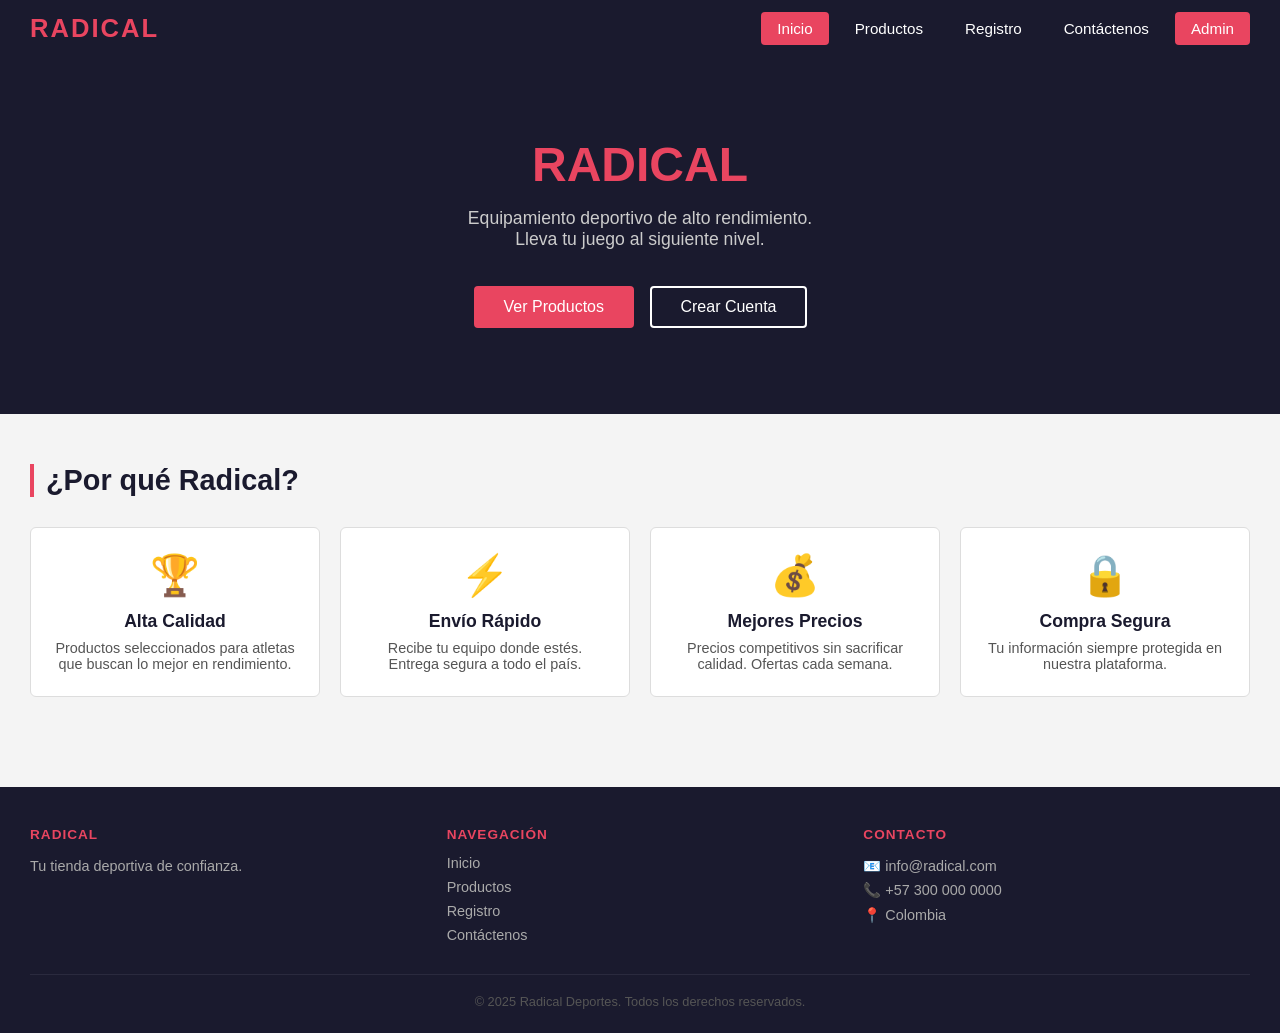
<file: Index.html>
<!DOCTYPE html>
<html lang="es">
<head>
  <meta charset="UTF-8">
  <meta name="viewport" content="width=device-width, initial-scale=1.0">
  <title>Inicio – Radical Deportes</title>
  <link rel="stylesheet" href="styles.css">
</head>
<body>

  <nav>
    <a href="index.html" class="logo">RADICAL</a>
    <ul>
      <li><a href="index.html" class="activo">Inicio</a></li>
      <li><a href="productos.html">Productos</a></li>
      <li><a href="registro.html">Registro</a></li>
      <li><a href="contacto.html">Contáctenos</a></li>
      <li><a href="login.html" class="nav-admin">Admin</a></li>
    </ul>
  </nav>

  <div class="hero">
    <h1>RADICAL</h1>
    <p>Equipamiento deportivo de alto rendimiento.<br>Lleva tu juego al siguiente nivel.</p>
    <a href="productos.html" class="btn-hero">Ver Productos</a>
    <a href="registro.html" class="btn-outline">Crear Cuenta</a>
  </div>

  <section>
    <h2>¿Por qué Radical?</h2>
    <div class="cards-grid">
      <div class="card">
        <div class="icono">🏆</div>
        <h3>Alta Calidad</h3>
        <p>Productos seleccionados para atletas que buscan lo mejor en rendimiento.</p>
      </div>
      <div class="card">
        <div class="icono">⚡</div>
        <h3>Envío Rápido</h3>
        <p>Recibe tu equipo donde estés. Entrega segura a todo el país.</p>
      </div>
      <div class="card">
        <div class="icono">💰</div>
        <h3>Mejores Precios</h3>
        <p>Precios competitivos sin sacrificar calidad. Ofertas cada semana.</p>
      </div>
      <div class="card">
        <div class="icono">🔒</div>
        <h3>Compra Segura</h3>
        <p>Tu información siempre protegida en nuestra plataforma.</p>
      </div>
    </div>
  </section>

  <footer>
    <div class="footer-grid">
      <div>
        <h4>Radical</h4>
        <p>Tu tienda deportiva de confianza.</p>
      </div>
      <div>
        <h4>Navegación</h4>
        <ul>
          <li><a href="index.html">Inicio</a></li>
          <li><a href="productos.html">Productos</a></li>
          <li><a href="registro.html">Registro</a></li>
          <li><a href="contacto.html">Contáctenos</a></li>
        </ul>
      </div>
      <div>
        <h4>Contacto</h4>
        <p>📧 info@radical.com<br>📞 +57 300 000 0000<br>📍 Colombia</p>
      </div>
    </div>
    <p class="footer-copy">© 2025 Radical Deportes. Todos los derechos reservados.</p>
  </footer>

</body>
</html>
</file>
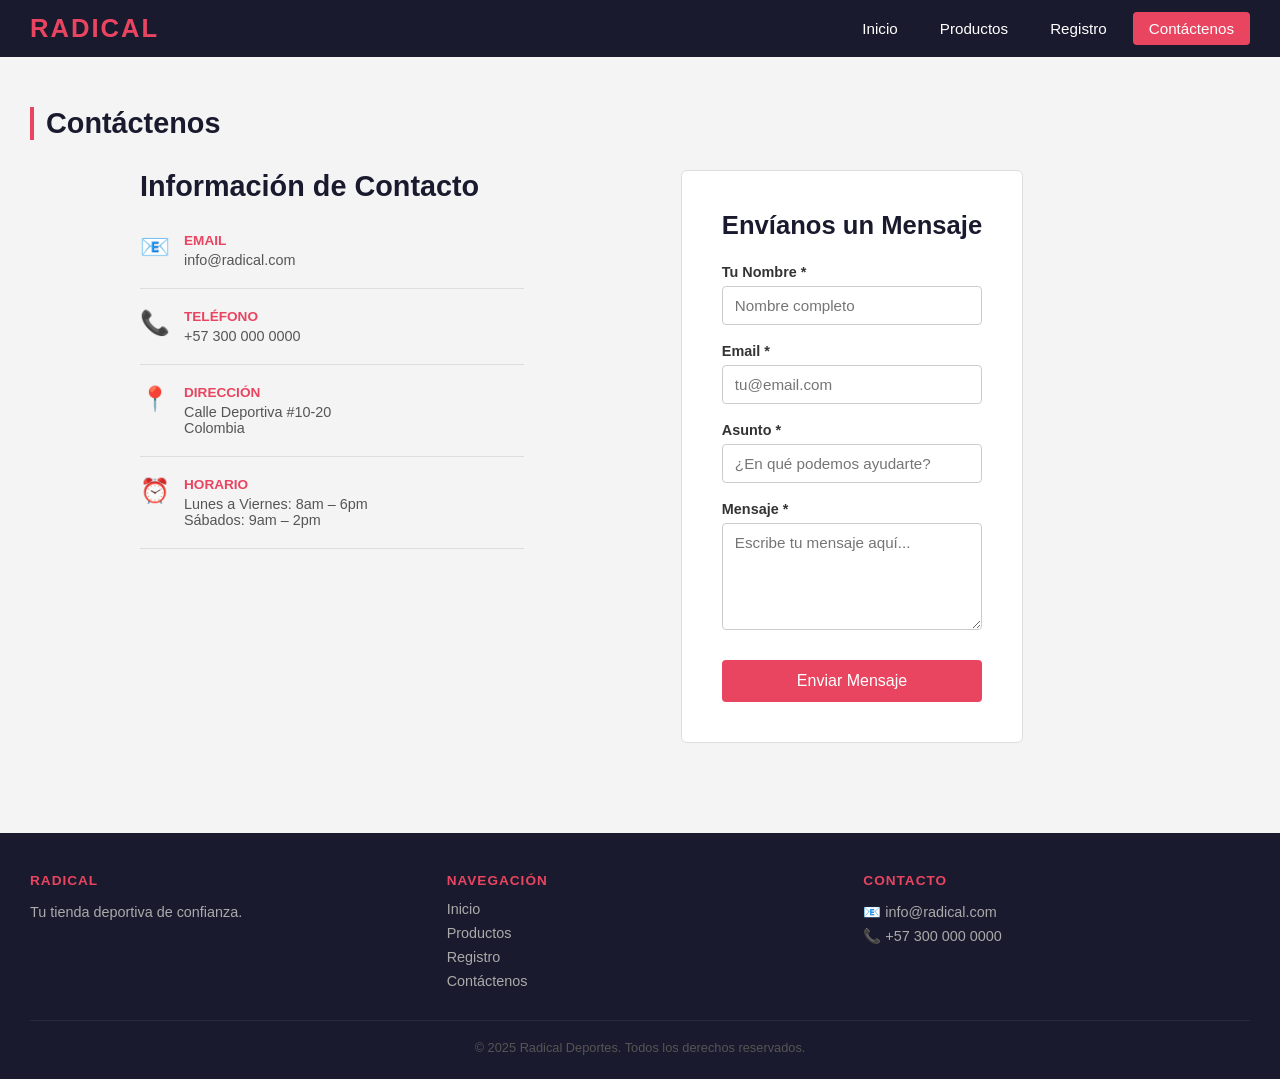
<file: Contacto.html>
<!DOCTYPE html>
<html lang="es">
<head>
  <meta charset="UTF-8">
  <meta name="viewport" content="width=device-width, initial-scale=1.0">
  <title>Contáctenos – Radical Deportes</title>
  <link rel="stylesheet" href="styles.css">
</head>
<body>

  <nav>
    <a href="index.html" class="logo">RADICAL</a>
    <ul>
      <li><a href="index.html">Inicio</a></li>
      <li><a href="productos.html">Productos</a></li>
      <li><a href="registro.html">Registro</a></li>
      <li><a href="contacto.html" class="activo">Contáctenos</a></li>
    </ul>
  </nav>

  <section>
    <h2>Contáctenos</h2>

    <div class="contacto-grid">

      <div class="contacto-info">
        <h2>Información de Contacto</h2>

        <div class="contacto-item">
          <div class="icono">📧</div>
          <div>
            <h4>Email</h4>
            <p>info@radical.com</p>
          </div>
        </div>

        <div class="contacto-item">
          <div class="icono">📞</div>
          <div>
            <h4>Teléfono</h4>
            <p>+57 300 000 0000</p>
          </div>
        </div>

        <div class="contacto-item">
          <div class="icono">📍</div>
          <div>
            <h4>Dirección</h4>
            <p>Calle Deportiva #10-20<br>Colombia</p>
          </div>
        </div>

        <div class="contacto-item">
          <div class="icono">⏰</div>
          <div>
            <h4>Horario</h4>
            <p>Lunes a Viernes: 8am – 6pm<br>Sábados: 9am – 2pm</p>
          </div>
        </div>
      </div>

      <div class="form-section">
        <h2>Envíanos un Mensaje</h2>

        <form action="#" method="post">
          <div class="form-grupo">
            <label for="c-nombre">Tu Nombre *</label>
            <input type="text" id="c-nombre" name="nombre" placeholder="Nombre completo" required>
          </div>

          <div class="form-grupo">
            <label for="c-email">Email *</label>
            <input type="email" id="c-email" name="email" placeholder="tu@email.com" required>
          </div>

          <div class="form-grupo">
            <label for="c-asunto">Asunto *</label>
            <input type="text" id="c-asunto" name="asunto" placeholder="¿En qué podemos ayudarte?" required>
          </div>

          <div class="form-grupo">
            <label for="c-mensaje">Mensaje *</label>
            <textarea id="c-mensaje" name="mensaje" rows="5" placeholder="Escribe tu mensaje aquí..." required></textarea>
          </div>

          <button type="submit" class="btn-submit">Enviar Mensaje</button>
        </form>
      </div>

    </div>
  </section>

  <footer>
    <div class="footer-grid">
      <div>
        <h4>Radical</h4>
        <p>Tu tienda deportiva de confianza.</p>
      </div>
      <div>
        <h4>Navegación</h4>
        <ul>
          <li><a href="index.html">Inicio</a></li>
          <li><a href="productos.html">Productos</a></li>
          <li><a href="registro.html">Registro</a></li>
          <li><a href="contacto.html">Contáctenos</a></li>
        </ul>
      </div>
      <div>
        <h4>Contacto</h4>
        <p>📧 info@radical.com<br>📞 +57 300 000 0000</p>
      </div>
    </div>
    <p class="footer-copy">© 2025 Radical Deportes. Todos los derechos reservados.</p>
  </footer>

</body>
</html>
</file>
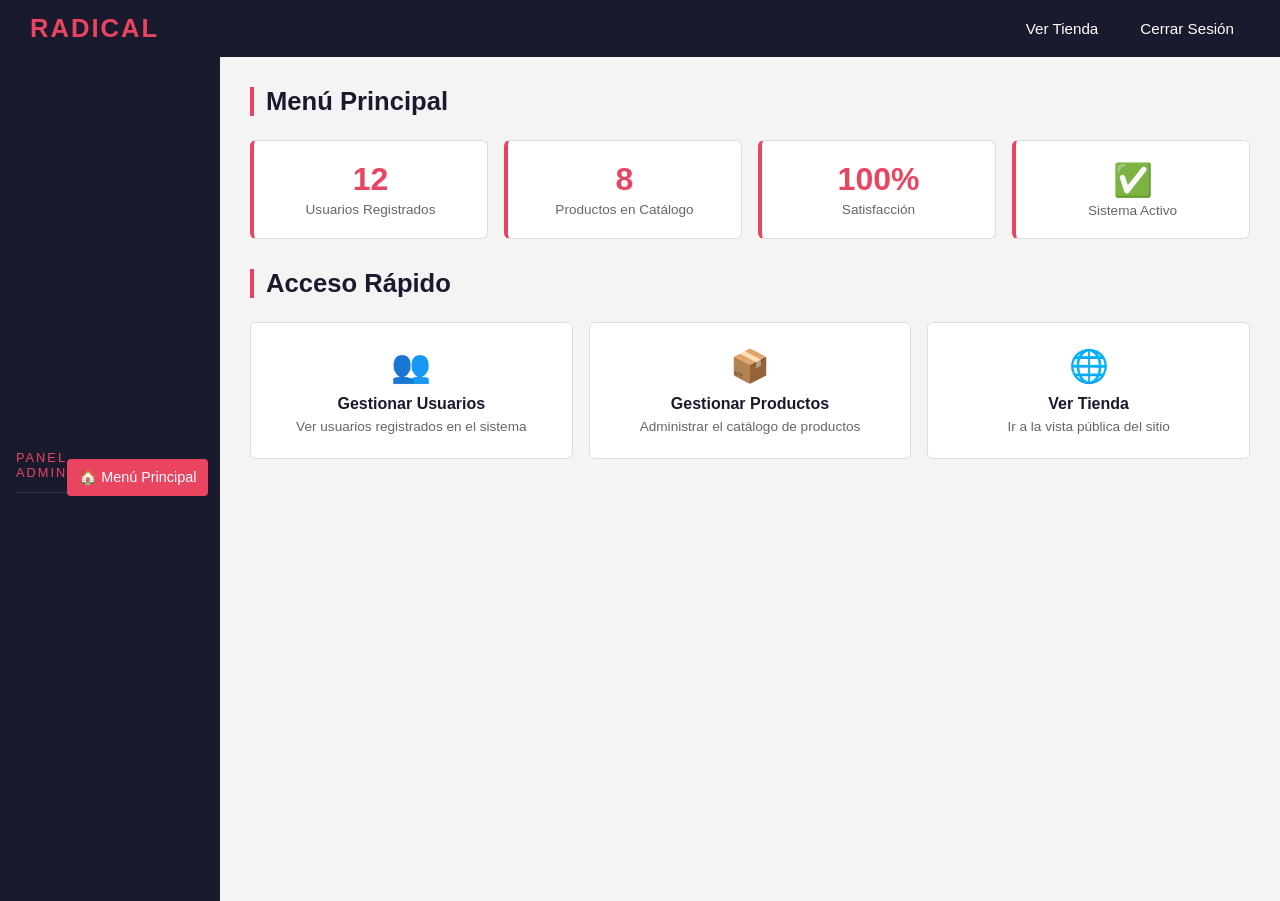
<file: Dashboard.html>
<!DOCTYPE html>
<html lang="es">
<head>
  <meta charset="UTF-8">
  <meta name="viewport" content="width=device-width, initial-scale=1.0">
  <title>Dashboard – Admin Radical</title>
  <link rel="stylesheet" href="./styles.css">
</head>
<body>

  <nav>
    <a href="./index.html" class="logo">RADICAL</a>
    <ul>
      <li><a href="./index.html">Ver Tienda</a></li>
      <li><a href="./login.html">Cerrar Sesión</a></li>
    </ul>
  </nav>

  <div class="admin-layout">

    <nav class="sidebar">
      <p class="sidebar-titulo">Panel Admin</p>
      <ul>
        <li><a href="./dashboard.html" class="activo">🏠 Menú Principal</a></li>
        <li><a href="./index.html">🌐 Ver Tienda</a></li>
        <li><a href="./login.html">🚪 Cerrar Sesión</a></li>
      </ul>
    </nav>

    <div class="admin-contenido">
      <h2>Menú Principal</h2>

      <div class="stats-grid">
        <div class="stat-card">
          <div class="numero">12</div>
          <p>Usuarios Registrados</p>
        </div>
        <div class="stat-card">
          <div class="numero">8</div>
          <p>Productos en Catálogo</p>
        </div>
        <div class="stat-card">
          <div class="numero">100%</div>
          <p>Satisfacción</p>
        </div>
        <div class="stat-card">
          <div class="numero">✅</div>
          <p>Sistema Activo</p>
        </div>
      </div>

      <h2>Acceso Rápido</h2>
      <div class="accesos-grid">
        <a href="./usuarios.html" class="acceso-card">
          <div class="icono">👥</div>
          <h3>Gestionar Usuarios</h3>
          <p>Ver usuarios registrados en el sistema</p>
        </a>
        <a href="./productosadmin.html" class="acceso-card">
          <div class="icono">📦</div>
          <h3>Gestionar Productos</h3>
          <p>Administrar el catálogo de productos</p>
        </a>
        <a href="./index.html" class="acceso-card">
          <div class="icono">🌐</div>
          <h3>Ver Tienda</h3>
          <p>Ir a la vista pública del sitio</p>
        </a>
      </div>
    </div>

  </div>

</body>
</html>
</file>
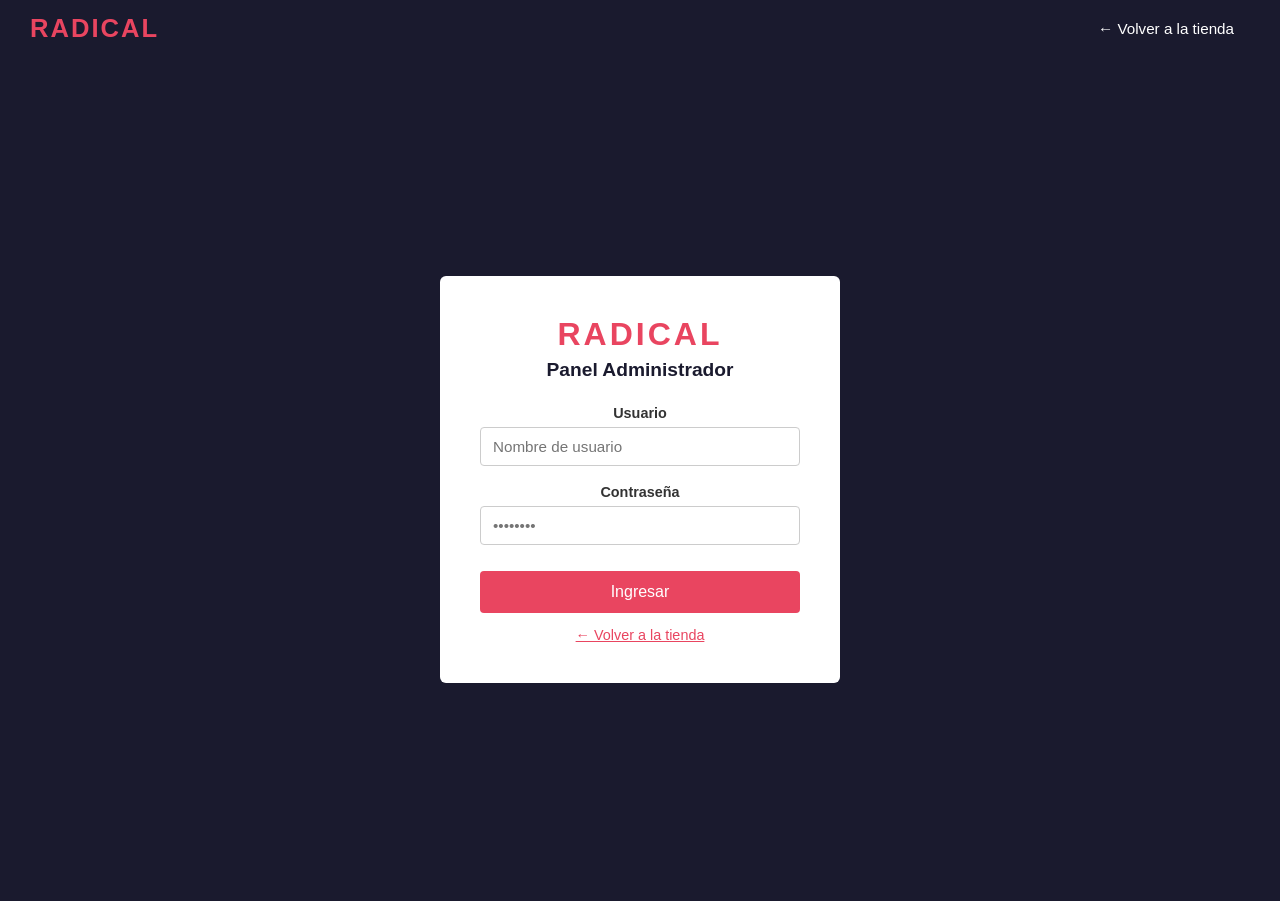
<file: Login.html>
<!DOCTYPE html>
<html lang="es">
<head>
  <meta charset="UTF-8">
  <meta name="viewport" content="width=device-width, initial-scale=1.0">
  <title>Login – Admin Radical</title>
  <link rel="stylesheet" href="./styles.css">
</head>
<body>

  <nav>
    <a href="./index.html" class="logo">RADICAL</a>
    <ul>
      <li><a href="./index.html">← Volver a la tienda</a></li>
    </ul>
  </nav>

  <div class="login-wrapper">
    <div class="login-box">
      <div class="logo-login">RADICAL</div>
      <h2>Panel Administrador</h2>

      <form action="dashboard.html" method="get">
        <div class="form-grupo">
          <label for="usuario">Usuario</label>
          <input type="text" id="usuario" name="usuario" placeholder="Nombre de usuario" required>
        </div>

        <div class="form-grupo">
          <label for="contrasena">Contraseña</label>
          <input type="password" id="contrasena" name="contrasena" placeholder="••••••••" required>
        </div>

        <button type="submit" class="btn-submit">Ingresar</button>

        <p class="form-link"><a href="./index.html">← Volver a la tienda</a></p>
      </form>
    </div>
  </div>

</body>
</html>
</file>
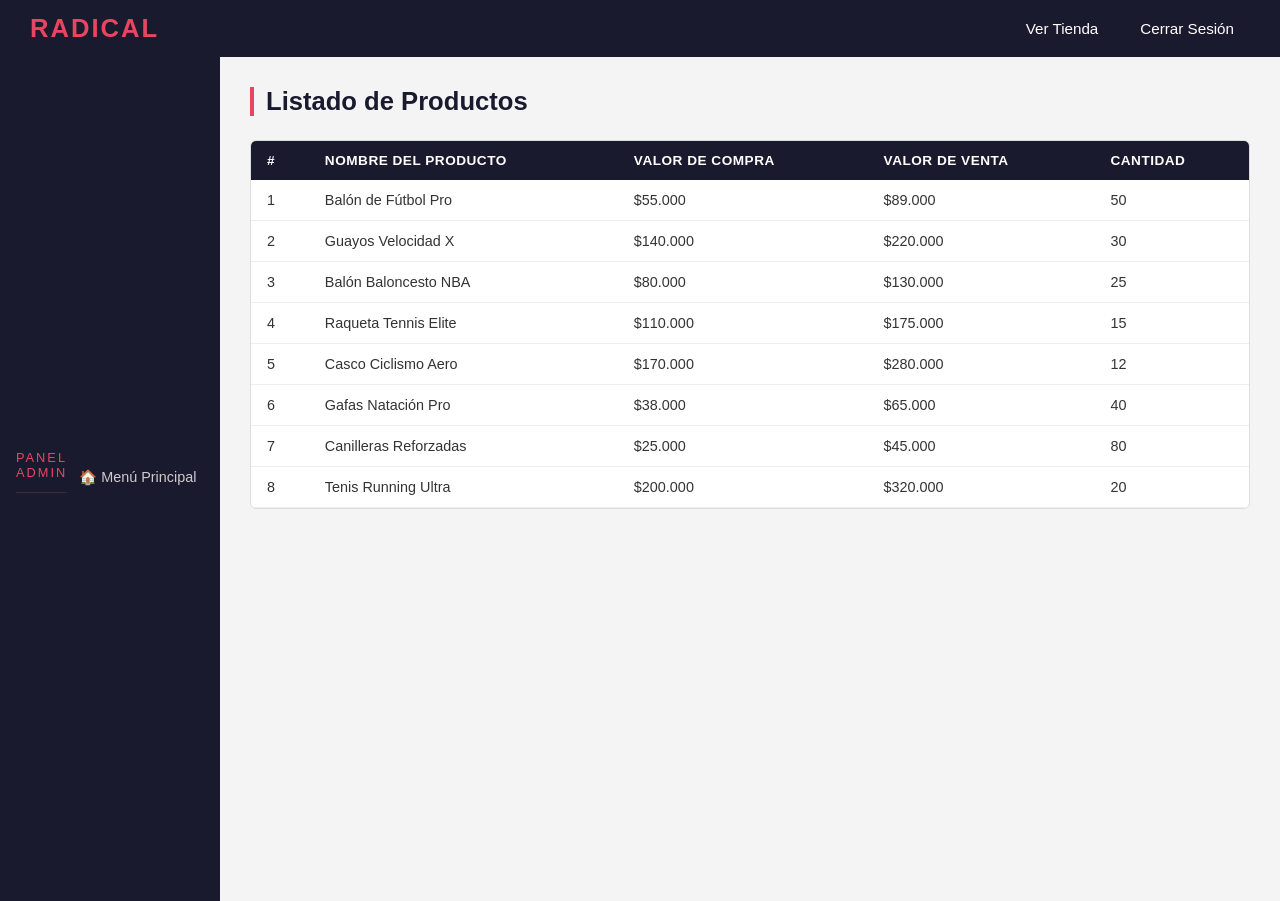
<file: Productosadmin.html>
<!DOCTYPE html>
<html lang="es">
<head>
  <meta charset="UTF-8">
  <meta name="viewport" content="width=device-width, initial-scale=1.0">
  <title>Productos – Admin Radical</title>
  <link rel="stylesheet" href="./styles.css">
</head>
<body>

  <nav>
    <a href="./index.html" class="logo">RADICAL</a>
    <ul>
      <li><a href="./index.html">Ver Tienda</a></li>
      <li><a href="./login.html">Cerrar Sesión</a></li>
    </ul>
  </nav>

  <div class="admin-layout">

    <nav class="sidebar">
      <p class="sidebar-titulo">Panel Admin</p>
      <ul>
        <li><a href="./dashboard.html">🏠 Menú Principal</a></li>
        <li><a href="./index.html">🌐 Ver Tienda</a></li>
        <li><a href="./login.html">🚪 Cerrar Sesión</a></li>
      </ul>
    </nav>

    <div class="admin-contenido">
      <h2>Listado de Productos</h2>

      <div class="tabla-wrapper">
        <table>
          <thead>
            <tr>
              <th>#</th>
              <th>Nombre del Producto</th>
              <th>Valor de Compra</th>
              <th>Valor de Venta</th>
              <th>Cantidad</th>
            </tr>
          </thead>
          <tbody>
            <tr>
              <td>1</td>
              <td>Balón de Fútbol Pro</td>
              <td>$55.000</td>
              <td>$89.000</td>
              <td>50</td>
            </tr>
            <tr>
              <td>2</td>
              <td>Guayos Velocidad X</td>
              <td>$140.000</td>
              <td>$220.000</td>
              <td>30</td>
            </tr>
            <tr>
              <td>3</td>
              <td>Balón Baloncesto NBA</td>
              <td>$80.000</td>
              <td>$130.000</td>
              <td>25</td>
            </tr>
            <tr>
              <td>4</td>
              <td>Raqueta Tennis Elite</td>
              <td>$110.000</td>
              <td>$175.000</td>
              <td>15</td>
            </tr>
            <tr>
              <td>5</td>
              <td>Casco Ciclismo Aero</td>
              <td>$170.000</td>
              <td>$280.000</td>
              <td>12</td>
            </tr>
            <tr>
              <td>6</td>
              <td>Gafas Natación Pro</td>
              <td>$38.000</td>
              <td>$65.000</td>
              <td>40</td>
            </tr>
            <tr>
              <td>7</td>
              <td>Canilleras Reforzadas</td>
              <td>$25.000</td>
              <td>$45.000</td>
              <td>80</td>
            </tr>
            <tr>
              <td>8</td>
              <td>Tenis Running Ultra</td>
              <td>$200.000</td>
              <td>$320.000</td>
              <td>20</td>
            </tr>
          </tbody>
        </table>
      </div>
    </div>

  </div>

</body>
</html>
</file>
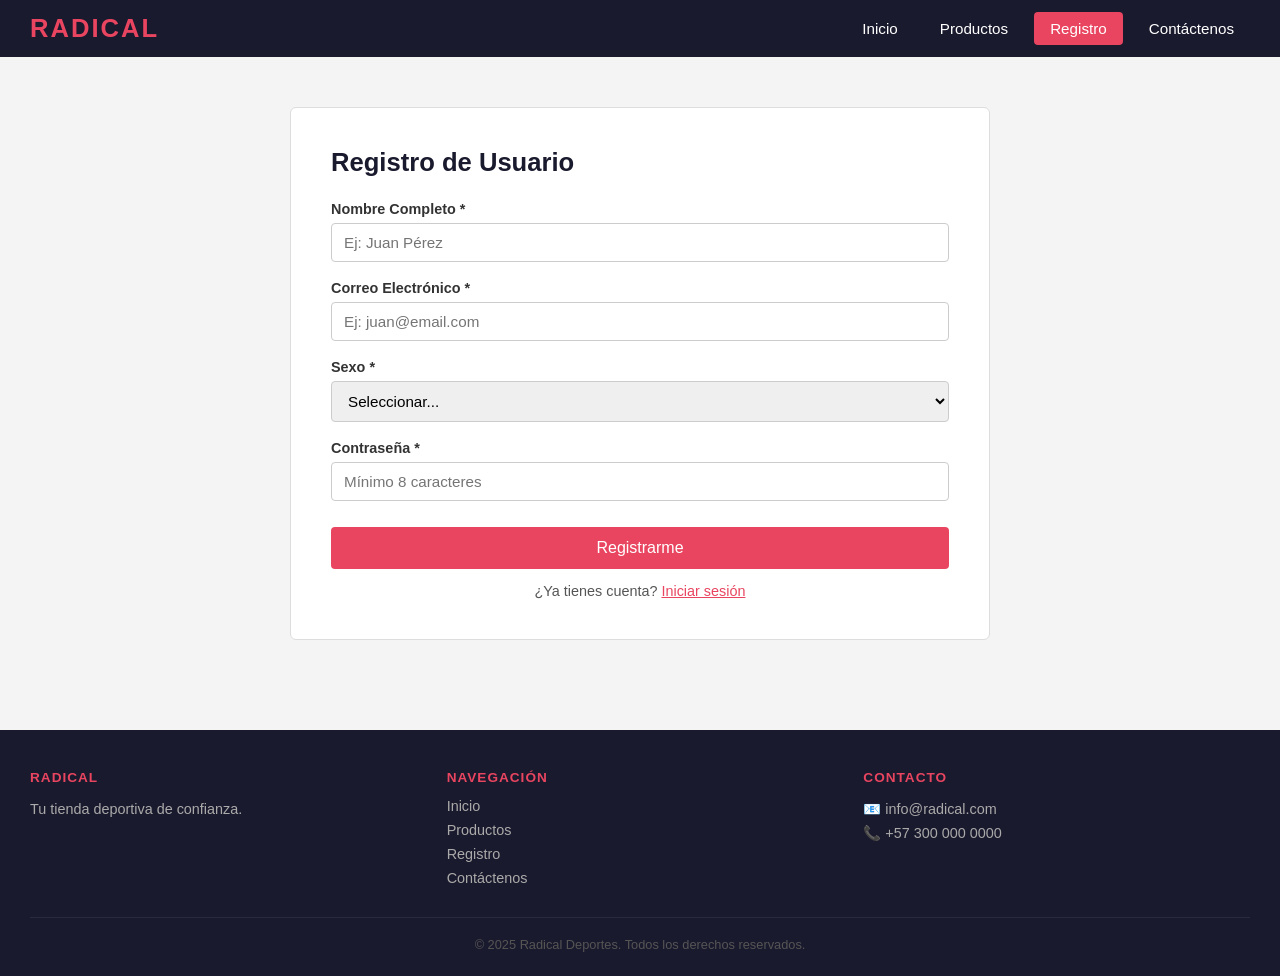
<file: Registro.html>
<!DOCTYPE html>
<html lang="es">
<head>
  <meta charset="UTF-8">
  <meta name="viewport" content="width=device-width, initial-scale=1.0">
  <title>Registro – Radical Deportes</title>
  <link rel="stylesheet" href="styles.css">
</head>
<body>

  <nav>
    <a href="index.html" class="logo">RADICAL</a>
    <ul>
      <li><a href="index.html">Inicio</a></li>
      <li><a href="productos.html">Productos</a></li>
      <li><a href="registro.html" class="activo">Registro</a></li>
      <li><a href="contacto.html">Contáctenos</a></li>
    </ul>
  </nav>

  <section>
    <div class="form-section">
      <h2>Registro de Usuario</h2>

      <form action="#" method="post">

        <div class="form-grupo">
          <label for="nombre">Nombre Completo *</label>
          <input type="text" id="nombre" name="nombre" placeholder="Ej: Juan Pérez" required>
        </div>

        <div class="form-grupo">
          <label for="correo">Correo Electrónico *</label>
          <input type="email" id="correo" name="correo" placeholder="Ej: juan@email.com" required>
        </div>

        <div class="form-grupo">
          <label for="sexo">Sexo *</label>
          <select id="sexo" name="sexo" required>
            <option value="">Seleccionar...</option>
            <option value="masculino">Masculino</option>
            <option value="femenino">Femenino</option>
            <option value="otro">Otro</option>
          </select>
        </div>

        <div class="form-grupo">
          <label for="contrasena">Contraseña *</label>
          <input type="password" id="contrasena" name="contrasena" placeholder="Mínimo 8 caracteres" required>
        </div>

        <button type="submit" class="btn-submit">Registrarme</button>

        <p class="form-link">¿Ya tienes cuenta? <a href="admin/login.html">Iniciar sesión</a></p>
      </form>
    </div>
  </section>

  <footer>
    <div class="footer-grid">
      <div>
        <h4>Radical</h4>
        <p>Tu tienda deportiva de confianza.</p>
      </div>
      <div>
        <h4>Navegación</h4>
        <ul>
          <li><a href="index.html">Inicio</a></li>
          <li><a href="productos.html">Productos</a></li>
          <li><a href="registro.html">Registro</a></li>
          <li><a href="contacto.html">Contáctenos</a></li>
        </ul>
      </div>
      <div>
        <h4>Contacto</h4>
        <p>📧 info@radical.com<br>📞 +57 300 000 0000</p>
      </div>
    </div>
    <p class="footer-copy">© 2025 Radical Deportes. Todos los derechos reservados.</p>
  </footer>

</body>
</html>
</file>
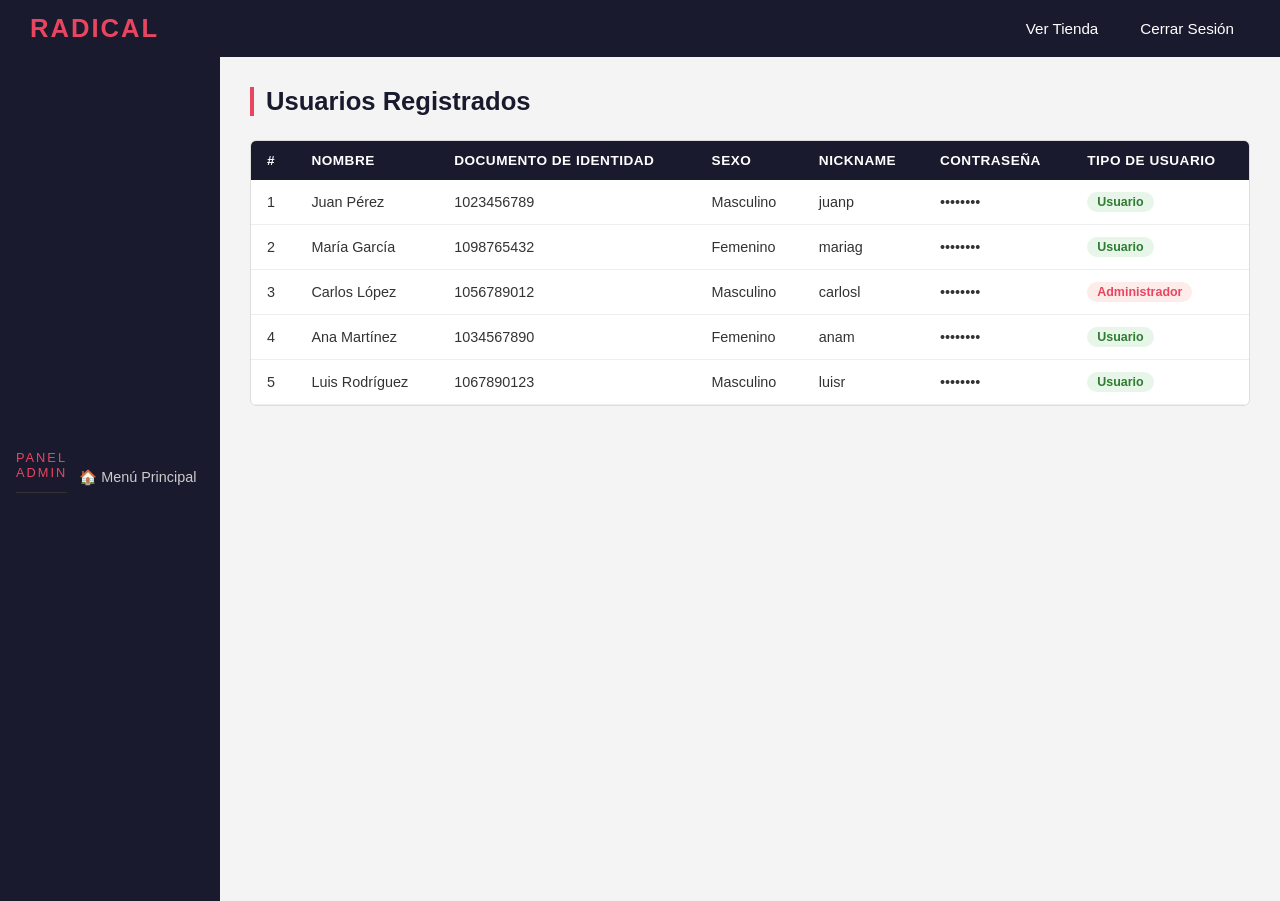
<file: Usuarios.html>
<!DOCTYPE html>
<html lang="es">
<head>
  <meta charset="UTF-8">
  <meta name="viewport" content="width=device-width, initial-scale=1.0">
  <title>Usuarios – Admin Radical</title>
  <link rel="stylesheet" href="./styles.css">
</head>
<body>

  <nav>
    <a href="./index.html" class="logo">RADICAL</a>
    <ul>
      <li><a href="./index.html">Ver Tienda</a></li>
      <li><a href="./login.html">Cerrar Sesión</a></li>
    </ul>
  </nav>

  <div class="admin-layout">

    <nav class="sidebar">
      <p class="sidebar-titulo">Panel Admin</p>
      <ul>
        <li><a href="./dashboard.html">🏠 Menú Principal</a></li>
        <li><a href="./index.html">🌐 Ver Tienda</a></li>
        <li><a href="./login.html">🚪 Cerrar Sesión</a></li>
      </ul>
    </nav>

    <div class="admin-contenido">
      <h2>Usuarios Registrados</h2>

      <div class="tabla-wrapper">
        <table>
          <thead>
            <tr>
              <th>#</th>
              <th>Nombre</th>
              <th>Documento de Identidad</th>
              <th>Sexo</th>
              <th>Nickname</th>
              <th>Contraseña</th>
              <th>Tipo de Usuario</th>
            </tr>
          </thead>
          <tbody>
            <tr>
              <td>1</td>
              <td>Juan Pérez</td>
              <td>1023456789</td>
              <td>Masculino</td>
              <td>juanp</td>
              <td>••••••••</td>
              <td><span class="badge badge-usuario">Usuario</span></td>
            </tr>
            <tr>
              <td>2</td>
              <td>María García</td>
              <td>1098765432</td>
              <td>Femenino</td>
              <td>mariag</td>
              <td>••••••••</td>
              <td><span class="badge badge-usuario">Usuario</span></td>
            </tr>
            <tr>
              <td>3</td>
              <td>Carlos López</td>
              <td>1056789012</td>
              <td>Masculino</td>
              <td>carlosl</td>
              <td>••••••••</td>
              <td><span class="badge badge-admin">Administrador</span></td>
            </tr>
            <tr>
              <td>4</td>
              <td>Ana Martínez</td>
              <td>1034567890</td>
              <td>Femenino</td>
              <td>anam</td>
              <td>••••••••</td>
              <td><span class="badge badge-usuario">Usuario</span></td>
            </tr>
            <tr>
              <td>5</td>
              <td>Luis Rodríguez</td>
              <td>1067890123</td>
              <td>Masculino</td>
              <td>luisr</td>
              <td>••••••••</td>
              <td><span class="badge badge-usuario">Usuario</span></td>
            </tr>
          </tbody>
        </table>
      </div>
    </div>

  </div>

</body>
</html>
</file>
<file: styles.css>
* {
  margin: 0;
  padding: 0;
  box-sizing: border-box;
}

body {
  font-family: Arial, sans-serif;
  background-color: #f4f4f4;
  color: #222;
}

nav {
  background-color: #1a1a2e;
  padding: 14px 30px;
  display: flex;
  align-items: center;
  justify-content: space-between;
}

nav .logo {
  color: #e94560;
  font-size: 1.6rem;
  font-weight: bold;
  text-decoration: none;
  letter-spacing: 2px;
}

nav ul {
  list-style: none;
  display: flex;
  gap: 10px;
}

nav ul li a {
  color: #ffffff;
  text-decoration: none;
  padding: 8px 16px;
  border-radius: 4px;
  font-size: 0.95rem;
  transition: background 0.2s;
}

nav ul li a:hover,
nav ul li a.activo {
  background-color: #e94560;
}

nav ul li a.nav-admin {
  background-color: #e94560;
  color: white;
  border-radius: 4px;
}

nav ul li a.nav-admin:hover {
  background-color: #c73652;
}


.hero {
  background-color: #1a1a2e;
  color: white;
  text-align: center;
  padding: 80px 20px;
}

.hero h1 {
  font-size: 3rem;
  color: #e94560;
  margin-bottom: 16px;
}

.hero p {
  font-size: 1.1rem;
  margin-bottom: 30px;
  color: #ccc;
}

.hero .btn-hero {
  background-color: #e94560;
  color: white;
  padding: 12px 30px;
  text-decoration: none;
  border-radius: 4px;
  font-size: 1rem;
  margin: 6px;
  display: inline-block;
}

.hero .btn-hero:hover {
  background-color: #c73652;
}

.hero .btn-outline {
  background-color: transparent;
  border: 2px solid white;
  color: white;
  padding: 10px 28px;
  text-decoration: none;
  border-radius: 4px;
  font-size: 1rem;
  margin: 6px;
  display: inline-block;
}

.hero .btn-outline:hover {
  background-color: white;
  color: #1a1a2e;
}

section {
  padding: 50px 30px;
}

section h2 {
  font-size: 1.8rem;
  margin-bottom: 30px;
  color: #1a1a2e;
  border-left: 4px solid #e94560;
  padding-left: 12px;
}

.cards-grid {
  display: grid;
  grid-template-columns: repeat(auto-fit, minmax(220px, 1fr));
  gap: 20px;
}

.card {
  background-color: white;
  border: 1px solid #ddd;
  border-radius: 6px;
  padding: 24px;
  text-align: center;
}

.card .icono {
  font-size: 2.5rem;
  margin-bottom: 12px;
}

.card h3 {
  font-size: 1.1rem;
  margin-bottom: 8px;
  color: #1a1a2e;
}

.card p {
  font-size: 0.9rem;
  color: #555;
}

.productos-grid {
  display: grid;
  grid-template-columns: repeat(auto-fill, minmax(220px, 1fr));
  gap: 20px;
}

.producto-card {
  background-color: white;
  border: 2px solid #e94560;
  border-radius: 6px;
  overflow: hidden;
}

.producto-card .producto-img {
  width: 100%;
  height: 200px;
  object-fit: cover;
  display: block;
}

.producto-card .producto-info {
  padding: 16px;
}

.producto-card h3 {
  font-size: 1rem;
  margin-bottom: 6px;
}

.producto-card .precio {
  color: #e94560;
  font-size: 1.2rem;
  font-weight: bold;
  margin-bottom: 6px;
}

.producto-card .categoria {
  font-size: 0.8rem;
  color: #888;
  margin-bottom: 10px;
}

.btn-comprar {
  display: block;
  background-color: #e94560;
  color: white;
  text-align: center;
  padding: 8px;
  text-decoration: none;
  border-radius: 4px;
  font-size: 0.9rem;
}

.btn-comprar:hover {
  background-color: #c73652;
}

.form-section {
  max-width: 700px;
  margin: 0 auto;
  background-color: white;
  padding: 40px;
  border-radius: 6px;
  border: 1px solid #ddd;
}

.form-section h2 {
  border: none;
  padding-left: 0;
  margin-bottom: 24px;
  font-size: 1.6rem;
}

.form-grupo {
  margin-bottom: 18px;
}

.form-grupo label {
  display: block;
  font-size: 0.9rem;
  font-weight: bold;
  margin-bottom: 6px;
  color: #333;
}

.form-grupo input,
.form-grupo select,
.form-grupo textarea {
  width: 100%;
  padding: 10px 12px;
  border: 1px solid #ccc;
  border-radius: 4px;
  font-size: 0.95rem;
  font-family: Arial, sans-serif;
}

.form-grupo input:focus,
.form-grupo select:focus,
.form-grupo textarea:focus {
  outline: none;
  border-color: #e94560;
}

.form-fila {
  display: grid;
  grid-template-columns: 1fr 1fr;
  gap: 16px;
}

.btn-submit {
  background-color: #e94560;
  color: white;
  border: none;
  padding: 12px 30px;
  font-size: 1rem;
  border-radius: 4px;
  cursor: pointer;
  width: 100%;
  margin-top: 8px;
}

.btn-submit:hover {
  background-color: #c73652;
}

.form-link {
  text-align: center;
  margin-top: 14px;
  font-size: 0.9rem;
  color: #555;
}

.form-link a {
  color: #e94560;
}

.contacto-grid {
  display: grid;
  grid-template-columns: 1fr 1.5fr;
  gap: 40px;
  max-width: 1000px;
  margin: 0 auto;
  align-items: start;
}

.contacto-info h2 {
  border: none;
  padding-left: 0;
}

.contacto-item {
  display: flex;
  gap: 14px;
  align-items: flex-start;
  margin-bottom: 20px;
  padding-bottom: 20px;
  border-bottom: 1px solid #ddd;
}

.contacto-item .icono {
  font-size: 1.5rem;
}

.contacto-item h4 {
  font-size: 0.85rem;
  text-transform: uppercase;
  color: #e94560;
  margin-bottom: 4px;
}

.contacto-item p {
  font-size: 0.9rem;
  color: #555;
}

.login-wrapper {
  min-height: calc(100vh - 56px);
  display: flex;
  align-items: center;
  justify-content: center;
  background-color: #1a1a2e;
  padding: 30px;
}

.login-box {
  background-color: white;
  padding: 40px;
  border-radius: 6px;
  width: 100%;
  max-width: 400px;
  text-align: center;
}

.login-box .logo-login {
  font-size: 2rem;
  font-weight: bold;
  color: #e94560;
  letter-spacing: 3px;
  margin-bottom: 6px;
}

.login-box h2 {
  font-size: 1.2rem;
  color: #1a1a2e;
  margin-bottom: 24px;
  border: none;
  padding: 0;
}

.admin-layout {
  display: flex;
  min-height: calc(100vh - 56px);
}

.sidebar {
  width: 220px;
  background-color: #1a1a2e;
  padding: 24px 16px;
  flex-shrink: 0;
}

.sidebar .sidebar-titulo {
  color: #e94560;
  font-size: 0.8rem;
  text-transform: uppercase;
  letter-spacing: 2px;
  margin-bottom: 16px;
  padding-bottom: 12px;
  border-bottom: 1px solid #333;
}

.sidebar ul {
  list-style: none;
}

.sidebar ul li a {
  display: block;
  color: #ccc;
  text-decoration: none;
  padding: 10px 12px;
  border-radius: 4px;
  font-size: 0.9rem;
  margin-bottom: 4px;
  white-space: nowrap;
  overflow: hidden;
  text-overflow: ellipsis;
}

.sidebar ul li a:hover,
.sidebar ul li a.activo {
  background-color: #e94560;
  color: white;
}

.admin-contenido {
  flex: 1;
  padding: 30px;
  background-color: #f4f4f4;
  overflow-x: auto;
}

.admin-contenido h2 {
  font-size: 1.6rem;
  margin-bottom: 24px;
  color: #1a1a2e;
  border-left: 4px solid #e94560;
  padding-left: 12px;
}

.stats-grid {
  display: grid;
  grid-template-columns: repeat(auto-fit, minmax(160px, 1fr));
  gap: 16px;
  margin-bottom: 30px;
}

.stat-card {
  background-color: white;
  border: 1px solid #ddd;
  border-left: 4px solid #e94560;
  border-radius: 6px;
  padding: 20px;
  text-align: center;
}

.stat-card .numero {
  font-size: 2rem;
  font-weight: bold;
  color: #e94560;
}

.stat-card p {
  font-size: 0.85rem;
  color: #666;
  margin-top: 4px;
}

.accesos-grid {
  display: grid;
  grid-template-columns: repeat(auto-fit, minmax(200px, 1fr));
  gap: 16px;
}

.acceso-card {
  background-color: white;
  border: 1px solid #ddd;
  border-radius: 6px;
  padding: 24px;
  text-align: center;
  text-decoration: none;
  color: #222;
  display: block;
}

.acceso-card:hover {
  border-color: #e94560;
}

.acceso-card .icono {
  font-size: 2rem;
  margin-bottom: 10px;
}

.acceso-card h3 {
  font-size: 1rem;
  margin-bottom: 6px;
  color: #1a1a2e;
}

.acceso-card p {
  font-size: 0.85rem;
  color: #666;
}

.tabla-wrapper {
  background-color: white;
  border: 1px solid #ddd;
  border-radius: 6px;
  overflow-x: auto;
}

table {
  width: 100%;
  border-collapse: collapse;
  font-size: 0.9rem;
}

thead {
  background-color: #1a1a2e;
  color: white;
}

thead th {
  padding: 12px 16px;
  text-align: left;
  font-size: 0.85rem;
  text-transform: uppercase;
  letter-spacing: 0.5px;
}

tbody td {
  padding: 12px 16px;
  border-bottom: 1px solid #eee;
  color: #333;
}

tbody tr:hover {
  background-color: #fafafa;
}

.badge {
  display: inline-block;
  padding: 3px 10px;
  border-radius: 99px;
  font-size: 0.78rem;
  font-weight: bold;
}

.badge-admin {
  background-color: #fdecea;
  color: #e94560;
}

.badge-usuario {
  background-color: #e8f5e9;
  color: #2e7d32;
}

footer {
  background-color: #1a1a2e;
  color: #aaa;
  padding: 40px 30px 20px;
  margin-top: 40px;
}

.footer-grid {
  display: grid;
  grid-template-columns: repeat(auto-fit, minmax(180px, 1fr));
  gap: 30px;
  margin-bottom: 24px;
}

footer h4 {
  color: #e94560;
  font-size: 0.85rem;
  text-transform: uppercase;
  letter-spacing: 1px;
  margin-bottom: 12px;
}

footer ul {
  list-style: none;
}

footer ul li {
  margin-bottom: 6px;
}

footer ul li a {
  color: #aaa;
  text-decoration: none;
  font-size: 0.9rem;
}

footer ul li a:hover {
  color: white;
}

footer p {
  font-size: 0.9rem;
  line-height: 1.7;
}

.footer-copy {
  text-align: center;
  font-size: 0.8rem;
  color: #555;
  padding-top: 16px;
  border-top: 1px solid #2a2a3e;
}

@media (max-width: 768px) {
  nav ul {
    display: none;
  }

  .form-fila {
    grid-template-columns: 1fr;
  }

  .contacto-grid {
    grid-template-columns: 1fr;
  }

  .admin-layout {
    flex-direction: column;
  }

  .sidebar {
    width: 100%;
  }

  .hero h1 {
    font-size: 2rem;
  }
}
</file>
